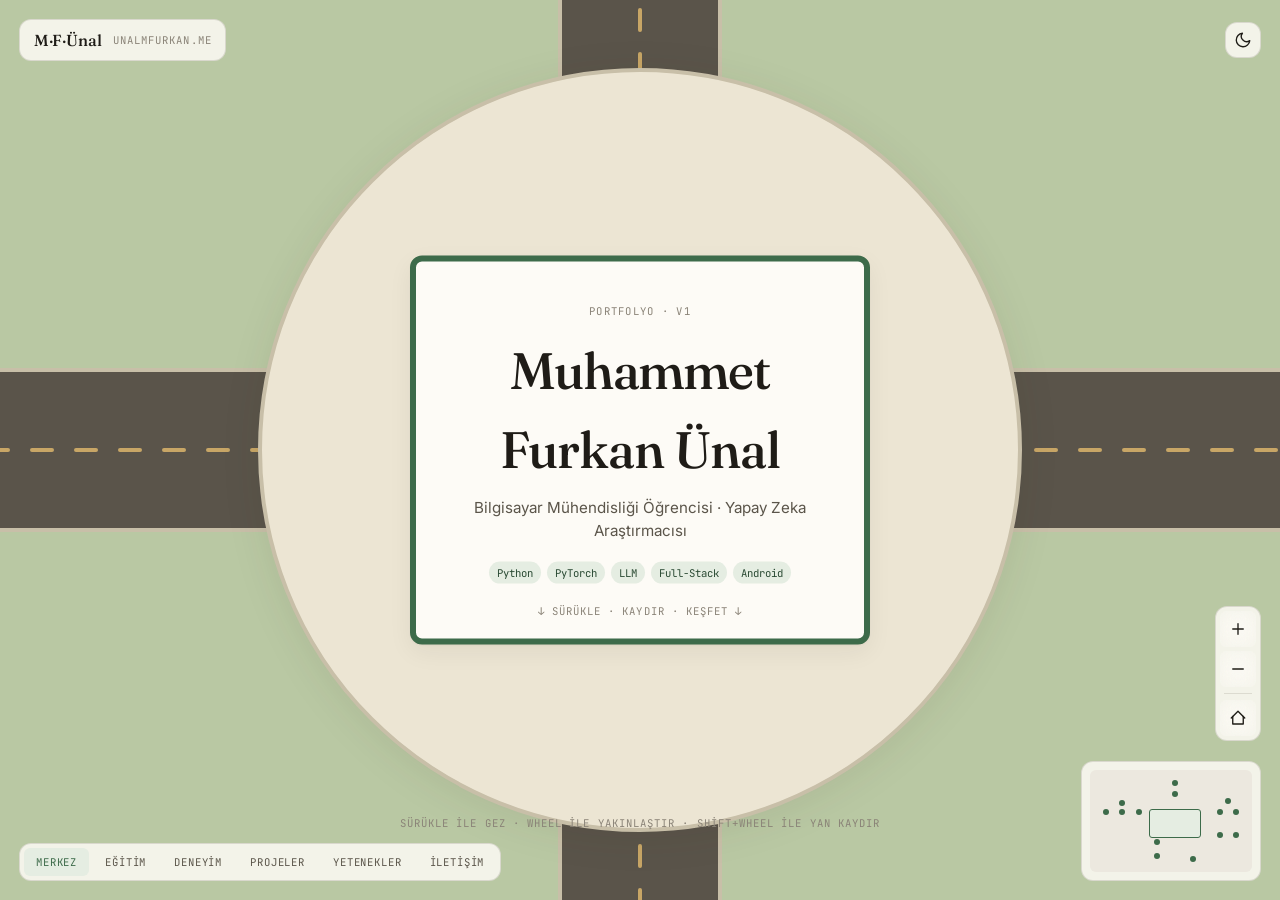
<file: index.html>
<!DOCTYPE html>
<html lang="tr">
<head>
  <meta charset="UTF-8">
  <meta name="viewport" content="width=device-width, initial-scale=1.0, user-scalable=no">
  <title>Muhammet Furkan Ünal — Bilgisayar Mühendisi</title>
  <meta name="description" content="Muhammet Furkan Ünal — Bilgisayar Mühendisliği öğrencisi, yapay zeka araştırmacısı. Portfolyo, projeler ve deneyimler.">

  <link rel="preconnect" href="https://fonts.googleapis.com">
  <link rel="preconnect" href="https://fonts.gstatic.com" crossorigin>
  <link href="https://fonts.googleapis.com/css2?family=Fraunces:opsz,wght@9..144,300;9..144,400;9..144,500&family=Inter:wght@400;500;600&family=JetBrains+Mono:wght@400;500&display=swap" rel="stylesheet">

  <link rel="stylesheet" href="assets/css/theme.css">
  <link rel="stylesheet" href="assets/css/main.css">

  <!-- Tema, flicker olmasın diye head'de erkenden uygulanır -->
  <script src="assets/js/theme.js"></script>
</head>
<body>

  <!-- ============ HARİTA ============ -->
  <div class="map" id="map">
    <div class="map-grid"></div>
    <div class="map-canvas">

      <!-- ============ ZEMİN KATMANI (kartların altında) ============ -->
      <svg class="ground"
           viewBox="-4500 -2500 9000 5000"
           preserveAspectRatio="xMidYMid meet">

        <!-- ===== ADA =====
             Body bg deniz. Üstüne kum kıyısı, sonra ada içi çim. -->
        <!-- Deniz köpüğü (adanın hemen dışındaki kesikli halka) -->
        <rect class="sea-foam" x="-3960" y="-1960" width="7920" height="3920" rx="320"/>
        <!-- Kıyı (dış kum, açık ten) -->
        <rect class="sand-outer" x="-3900" y="-1900" width="7800" height="3800" rx="300"/>
        <!-- İç kum (ıslak kum şeridi) -->
        <rect class="sand-inner" x="-3820" y="-1820" width="7640" height="3640" rx="280"/>
        <!-- Ada içi çim -->
        <rect class="island-grass" x="-3760" y="-1760" width="7520" height="3520" rx="260"/>

        <!-- ===== ANA CADDELER ===== -->
        <g class="roads">
          <!-- Kuzey: Hero → Eğitim önü -->
          <rect class="road-block" x="-80" y="-660" width="160" height="660"/>
          <!-- Doğu: Hero → Deneyim → CV -->
          <rect class="road-block" x="0"   y="-80" width="2200" height="160"/>
          <!-- Batı: Projeler içinden → sahil yoluna kadar uzun -->
          <rect class="road-block" x="-3600" y="-80" width="3600" height="160"/>
          <!-- Güney: Hero → Yetenekler -->
          <rect class="road-block" x="-80" y="0" width="160" height="1700"/>

          <!-- Sahil yolu: ada batı kıyısı boyunca, çim sınırı içinde, uçları yarım daire -->
          <rect class="road-block" x="-3700" y="-1660" width="100" height="3320" rx="50"/>

          <!-- Halı saha bağlantısı (kuzey kıyıya yakın, sahil yolundan doğuya) -->
          <rect class="road-block" x="-3600" y="-1250" width="200" height="100"/>
          <!-- Havuz bağlantısı (güney kıyıya yakın, sahil yolundan doğuya) -->
          <rect class="road-block" x="-3600" y="1190" width="200" height="100"/>
        </g>

        <!-- ===== PATİKALAR (binalardan ve özel yapılardan caddeye ince yol) ===== -->
        <g class="paths">
          <!-- Eğitim -->
          <rect class="path-road" x="-18" y="-740" width="36" height="80"/>

          <!-- Projeler 3 binası -->
          <rect class="path-road" x="-1718" y="-190" width="36" height="110"/>
          <rect class="path-road" x="-1318" y="-190" width="36" height="110"/>
          <rect class="path-road" x="-918"  y="-190" width="36" height="110"/>

          <!-- Deneyim 4 binası -->
          <rect class="path-road" x="1082" y="-190" width="36" height="110"/>
          <rect class="path-road" x="1482" y="-190" width="36" height="110"/>
          <rect class="path-road" x="1082" y="80"   width="36" height="110"/>
          <rect class="path-road" x="1482" y="80"   width="36" height="110"/>

          <!-- Yetenekler + İletişim -->
          <rect class="path-road" x="-160" y="985"  width="80" height="36"/>
          <rect class="path-road" x="80"   y="1085" width="130" height="36"/>

          <!-- CV giriş patikası -->
          <rect class="path-road" x="2200" y="-30" width="100" height="60"/>
        </g>

        <!-- ===== CADDE KENARLARI (kaldırım çizgileri) ===== -->
        <g class="curbs">
          <!-- Kuzey cadde -->
          <line class="curb" x1="-80" y1="-660" x2="-80" y2="0"/>
          <line class="curb" x1="80"  y1="-660" x2="80"  y2="0"/>
          <!-- Doğu cadde -->
          <line class="curb" x1="0"   y1="-80"  x2="2200" y2="-80"/>
          <line class="curb" x1="0"   y1="80"   x2="2200" y2="80"/>
          <!-- Batı cadde (sahil yoluna kadar) -->
          <line class="curb" x1="-3600" y1="-80" x2="0" y2="-80"/>
          <line class="curb" x1="-3600" y1="80"  x2="0" y2="80"/>
          <!-- Güney cadde -->
          <line class="curb" x1="-80" y1="0"    x2="-80" y2="1700"/>
          <line class="curb" x1="80"  y1="0"    x2="80"  y2="1700"/>

          <!-- Sahil yolu sol kenar -->
          <line class="curb" x1="-3700" y1="-1610" x2="-3700" y2="1610"/>
          <!-- Sahil yolu sağ kenar (4 segment) -->
          <line class="curb" x1="-3600" y1="-1610" x2="-3600" y2="-1250"/>
          <line class="curb" x1="-3600" y1="-1150" x2="-3600" y2="-80"/>
          <line class="curb" x1="-3600" y1="80"    x2="-3600" y2="1190"/>
          <line class="curb" x1="-3600" y1="1290"  x2="-3600" y2="1610"/>

          <!-- Halı saha bağlantı yolu kenarları -->
          <line class="curb" x1="-3600" y1="-1250" x2="-3400" y2="-1250"/>
          <line class="curb" x1="-3600" y1="-1150" x2="-3400" y2="-1150"/>
          <!-- Havuz bağlantı yolu kenarları -->
          <line class="curb" x1="-3600" y1="1190" x2="-3400" y2="1190"/>
          <line class="curb" x1="-3600" y1="1290" x2="-3400" y2="1290"/>
        </g>

        <!-- ===== CADDE ORTA ŞERİTLERİ ===== -->
        <g class="road-lines">
          <line class="road-line" x1="0" y1="-660" x2="0" y2="0"/>
          <line class="road-line" x1="0" y1="0"    x2="2200" y2="0"/>
          <line class="road-line" x1="-3600" y1="0" x2="0"  y2="0"/>
          <line class="road-line" x1="0" y1="0"    x2="0"  y2="1700"/>
          <!-- Sahil yolu orta şeridi -->
          <line class="road-line" x1="-3650" y1="-1610" x2="-3650" y2="1610"/>
        </g>

        <!-- ===== HAVUZ (güney kıyıya yakın, sahil yolu doğusunda) ===== -->
        <g class="pool-group">
          <rect class="pool-edge" x="-3400" y="800" width="1080" height="880" rx="90"/>
          <rect class="pool" x="-3360" y="840" width="1000" height="800" rx="60"/>
          <rect class="pool-shallow" x="-3320" y="880" width="920" height="720" rx="40"/>
          <rect class="pool-deep" x="-3220" y="960" width="720" height="560" rx="32"/>
          <ellipse class="pool-shine" cx="-3110" cy="1020" rx="220" ry="60" transform="rotate(-18 -3110 1020)"/>
          <ellipse class="pool-shine" cx="-2760" cy="1140" rx="80" ry="20" transform="rotate(-18 -2760 1140)" style="opacity:0.45"/>
          <path class="pool-wave" d="M -3240,1280 Q -3090,1245 -2940,1280 T -2640,1280 T -2440,1280"/>
          <path class="pool-wave" d="M -3200,1380 Q -3050,1350 -2900,1380 T -2600,1380 T -2400,1380" style="opacity:0.7"/>
          <path class="pool-wave" d="M -3160,1480 Q -3010,1445 -2860,1480 T -2560,1480 T -2360,1480" style="opacity:0.5"/>
          <line class="pool-ladder" x1="-2380" y1="1110" x2="-2440" y2="1110"/>
          <line class="pool-ladder" x1="-2380" y1="1160" x2="-2440" y2="1160"/>
          <line class="pool-ladder" x1="-2380" y1="1210" x2="-2440" y2="1210"/>
        </g>

        <!-- ===== HALI SAHA (kuzey kıyıya yakın, sahil yolu doğusunda) ===== -->
        <g class="field-group">
          <rect class="field" x="-3400" y="-1500" width="1000" height="600" rx="12"/>
          <rect class="field-line" x="-3340" y="-1440" width="880" height="480" rx="6"/>
          <line class="field-line" x1="-2900" y1="-1500" x2="-2900" y2="-900"/>
          <circle class="field-line" cx="-2900" cy="-1200" r="80"/>
          <rect class="field-line" x="-3400" y="-1280" width="60" height="160"/>
          <rect class="field-line" x="-2460" y="-1280" width="60" height="160"/>
        </g>

        <!-- ===== CV — doğu cadde sonundaki kağıt (gerçek PDF görüntüsü) =====
             Tıklanınca yeni sekmede asıl PDF açılır. -->
        <a class="cv-paper-link" href="assets/cv.pdf" target="_blank" rel="noopener">
          <!-- Beyaz kağıt arka plan (PDF arkasında ufak çerçeve) -->
          <rect class="cv-paper" x="2350" y="-686" width="1000" height="1373" rx="8"/>
          <!-- PDF görüntüsü -->
          <image class="cv-paper-image" href="assets/cv.png"
                 x="2400" y="-636" width="900" height="1273"
                 preserveAspectRatio="xMidYMid meet"/>
          <!-- Üst başlık + alt link ipucu -->
          <text class="cv-paper-label" x="2850" y="-740">Özgeçmiş</text>
          <text class="cv-paper-sublabel" x="2850" y="755">İndir · CV.PDF →</text>
        </a>

        <!-- ===== HERO MEYDANI ===== -->
        <circle class="plaza plaza--circle" cx="0" cy="0" r="380"/>
      </svg>

      <!-- --- HERO --- -->
      <article class="card card--hero" style="--x: 0px; --y: 0px;">
        <p class="card__label">Portfolyo · v1</p>
        <h1 class="card__title">Muhammet Furkan Ünal</h1>
        <p class="card__subtitle">Bilgisayar Mühendisliği Öğrencisi · Yapay Zeka Araştırmacısı</p>
        <div class="hero-tags">
          <span>Python</span>
          <span>PyTorch</span>
          <span>LLM</span>
          <span>Full-Stack</span>
          <span>Android</span>
        </div>
        <p class="hero-hint">↓ Sürükle · kaydır · keşfet ↓</p>
      </article>

      <!-- ============ EĞİTİM BÖLGESİ (ÜST) ============ -->
      <div class="region-label" style="--x: 0px; --y: -1240px;">Eğitim</div>

      <article class="card" style="--x: 0px; --y: -900px;">
        <p class="card__label">2022 — 2026 · Devam</p>
        <h3 class="card__title">İstanbul Medipol Üniversitesi</h3>
        <p class="card__subtitle">Bilgisayar Mühendisliği · İngilizce, Tam Burslu</p>
        <p class="card__body">4. sınıf. Ağırlıklı not ortalaması <b>3.80 / 4.00</b>. Yapay zeka, sistem programlama ve yazılım mühendisliği alanlarına yoğunlaştım.</p>
        <div class="card__meta">
          <span class="dot is-active"></span>
          <span>Aktif</span>
        </div>
      </article>

      <!-- ============ DENEYİM BÖLGESİ (SAĞ) ============ -->
      <div class="region-label" style="--x: 1300px; --y: -700px;">Deneyim</div>

      <article class="card card--experience" style="--x: 1100px; --y: -350px;">
        <p class="card__label">Şubat 2026 — Devam · Yarı Zamanlı</p>
        <h3 class="card__title">Medipol MEGA AI Research Center (MEBAR)</h3>
        <p class="card__subtitle">Yapay Zeka Araştırmacısı</p>
        <p class="card__body">
          Teşhis, muayene ve ameliyat gibi yüksek hassasiyet gerektiren tıbbi süreçlerde kullanılmak ve akademik yayın
          üretmek amacıyla, Medipol hekimleriyle iş birliği içerisinde yapay zeka modelleri ve sistemleri geliştiriyorum.
        </p>
        <div class="card__meta">
          <span class="dot is-active"></span>
          <span>Şu an buradayım</span>
        </div>
      </article>

      <article class="card card--experience" style="--x: 1500px; --y: -350px;">
        <p class="card__label">2023 Güz — Devam</p>
        <h3 class="card__title">İstanbul Medipol Üniversitesi</h3>
        <p class="card__subtitle">Öğretim Asistanı (TA)</p>
        <p class="card__body">
          Lisans seviyesinde mühendislik derslerinde öğretim üyelerine asistanlık; laboratuvar oturumları,
          ödev değerlendirmesi ve öğrenci danışmanlığı.
        </p>
        <div class="card__meta">
          <span class="dot is-active"></span>
          <span>Aktif</span>
        </div>
      </article>

      <article class="card card--experience" style="--x: 1100px; --y: 350px;">
        <p class="card__label">Ağustos 2025 — Eylül 2025 · Staj</p>
        <h3 class="card__title">BAYKAR Teknoloji</h3>
        <p class="card__subtitle">Native Android Geliştirme</p>
        <p class="card__body">
          Şirkete özel native Android uygulamasının geliştirilmesine ve test/otomasyon sürecine katkı sağladım.
          Jetpack Compose, Espresso ve dahili otomasyon araçları kullandım.
        </p>
        <div class="card__meta">
          <span class="dot"></span>
          <span>Tamamlandı</span>
        </div>
      </article>

      <article class="card card--experience" style="--x: 1500px; --y: 350px;">
        <p class="card__label">Temmuz 2024 — Ağustos 2024 · Staj</p>
        <h3 class="card__title">TÜBİTAK BİLGEM</h3>
        <p class="card__subtitle">Full-Stack Web Geliştirme</p>
        <p class="card__body">
          Profesyonel bir web uygulamasının geliştirme sürecine hem ön yüz hem arka yüz tarafında katkıda bulundum.
        </p>
        <div class="card__meta">
          <span class="dot"></span>
          <span>Tamamlandı</span>
        </div>
      </article>

      <!-- ============ PROJELER BÖLGESİ (SOL) ============ -->
      <div class="region-label" style="--x: -1300px; --y: -620px;">Projeler</div>

      <article class="card card--project" style="--x: -1700px; --y: -350px;">
        <p class="card__label">Mezuniyet Projesi · Devam Ediyor</p>
        <h3 class="card__title">KIWIO</h3>
        <p class="card__subtitle">Otonom Yapay Zeka Model Geliştirme Platformu</p>
        <p class="card__body">
          Literatür tarama, otonom kod üretimi ve iteratif optimizasyon süreçlerini kapsayan, agentic ve uçtan uca
          otomatize edilmiş bir AI model geliştirme platformu.
        </p>
        <div class="card__meta">
          <span class="dot is-active"></span>
          <span>Agentic · LLM · MLOps</span>
        </div>
      </article>

      <article class="card card--project" style="--x: -1300px; --y: -350px;">
        <p class="card__label">Freelance</p>
        <h3 class="card__title">AIMEL</h3>
        <p class="card__subtitle">Profesyonel AI Destekli E-posta İstemcisi</p>
        <p class="card__body">
          Yapay zeka destekli cevap üretme, özetleme ve daha fazlasıyla donatılmış, profesyonel kullanım için
          tasarlanmış tam kapsamlı bir e-posta uygulaması.
        </p>
        <div class="card__meta">
          <span class="dot"></span>
          <span>LLM · Electron · IMAP</span>
        </div>
      </article>

      <article class="card card--project" style="--x: -900px; --y: -350px;">
        <p class="card__label">Donanım + Yazılım</p>
        <h3 class="card__title">Otonom Sürüşlü Mini Araç</h3>
        <p class="card__subtitle">Görüntü İşleme · Derin Öğrenme · Telemetri</p>
        <p class="card__body">
          Akıllı çarpışma önleme, şerit takibi, kablosuz telemetri ve kontrol, derin öğrenme tabanlı çevre farkındalığı
          gibi işlevlere sahip otonom sürüş kabiliyetli mini araç.
        </p>
        <div class="card__meta">
          <span class="dot"></span>
          <span>PyTorch · OpenCV · YOLO</span>
        </div>
      </article>

      <!-- ============ YETENEKLER BÖLGESİ (ALT) ============ -->
      <div class="region-label" style="--x: -450px; --y: 580px;">Yetenekler</div>

      <article class="card" style="--x: -450px; --y: 1000px; --w: 520px;">
        <p class="card__label">Teknoloji Yığını</p>
        <h3 class="card__title">Yetenekler</h3>
        <div class="skill-grid">
          <div class="skill-row">
            <span class="skill-row__name">Programlama Dilleri</span>
            <span class="skill-row__items"><b>Python</b> (ileri), Java, Kotlin, C, C#, JavaScript, HTML, CSS, SQL, MATLAB</span>
          </div>
          <div class="skill-row">
            <span class="skill-row__name">Yapay Zeka &amp; ML</span>
            <span class="skill-row__items"><b>PyTorch</b> (ileri), PyTorch Lightning, LangChain, scikit-learn, NumPy, Pandas, Matplotlib, Ollama, OpenAI, Google GenAI, OpenCV, YOLO</span>
          </div>
          <div class="skill-row">
            <span class="skill-row__name">Web &amp; Framework</span>
            <span class="skill-row__items">Spring Boot, .NET, Angular, React, Electron, Flask, FastAPI, Node.js, Kafka</span>
          </div>
          <div class="skill-row">
            <span class="skill-row__name">Mobil (Android)</span>
            <span class="skill-row__items">Android SDK, Jetpack Compose</span>
          </div>
          <div class="skill-row">
            <span class="skill-row__name">Veritabanı</span>
            <span class="skill-row__items">PostgreSQL, MySQL, MongoDB, SQLite, Redis, SQL Server</span>
          </div>
          <div class="skill-row">
            <span class="skill-row__name">Test &amp; Otomasyon</span>
            <span class="skill-row__items">Selenium, Appium, Maestro, TestNG, JUnit</span>
          </div>
          <div class="skill-row">
            <span class="skill-row__name">DevOps &amp; Linux</span>
            <span class="skill-row__items">Git, GitHub, Docker, Postman, Ubuntu/Server, Bash</span>
          </div>
        </div>
      </article>

      <!-- ============ İLETİŞİM (ALT) ============ -->
      <article class="card" style="--x: 450px; --y: 1100px; --w: 420px;">
        <p class="card__label">İletişim</p>
        <h3 class="card__title">Yolumuz kesişsin</h3>
        <ul class="contact-list">
          <li><span class="k">E-posta</span><span class="v"><a href="mailto:unalmfurkan@hotmail.com">unalmfurkan@hotmail.com</a></span></li>
          <li><span class="k">Telefon</span><span class="v">+90 553 505 28 02</span></li>
          <li><span class="k">Konum</span><span class="v">Beykoz / Kavacık, İstanbul</span></li>
          <li><span class="k">GitHub</span><span class="v"><a href="https://github.com/muhammetFurkanUnal" target="_blank" rel="noopener">muhammetFurkanUnal</a></span></li>
          <li><span class="k">LinkedIn</span><span class="v"><a href="https://www.linkedin.com/in/muhammet-furkan-%C3%BCnal-807540296/" target="_blank" rel="noopener">muhammet-furkan-ünal</a></span></li>
        </ul>
      </article>

    </div>
  </div>

  <!-- ============ ÜST ÇUBUK ============ -->
  <header class="topbar">
    <div class="brand">
      <span class="brand__mark">M·F·Ünal</span>
      <span class="brand__sub">unalmfurkan.me</span>
    </div>
    <div class="topbar-actions">
      <button class="icon-btn theme-toggle" aria-label="Temayı değiştir" title="Temayı değiştir">
        <svg class="sun" viewBox="0 0 24 24" stroke-width="1.8" stroke-linecap="round" stroke-linejoin="round">
          <circle cx="12" cy="12" r="4"/>
          <path d="M12 2v2M12 20v2M4.93 4.93l1.41 1.41M17.66 17.66l1.41 1.41M2 12h2M20 12h2M4.93 19.07l1.41-1.41M17.66 6.34l1.41-1.41"/>
        </svg>
        <svg class="moon" viewBox="0 0 24 24" stroke-width="1.8" stroke-linecap="round" stroke-linejoin="round">
          <path d="M21 12.79A9 9 0 1 1 11.21 3 7 7 0 0 0 21 12.79z"/>
        </svg>
      </button>
    </div>
  </header>

  <!-- ============ SAĞ KONTROL ============ -->
  <aside class="controls" aria-label="Harita kontrolleri">
    <button class="icon-btn" data-action="zoom-in" aria-label="Yakınlaştır" title="Yakınlaştır (+)">
      <svg viewBox="0 0 24 24" stroke-width="1.8" stroke-linecap="round" stroke-linejoin="round">
        <line x1="12" y1="5" x2="12" y2="19"/><line x1="5" y1="12" x2="19" y2="12"/>
      </svg>
    </button>
    <button class="icon-btn" data-action="zoom-out" aria-label="Uzaklaştır" title="Uzaklaştır (-)">
      <svg viewBox="0 0 24 24" stroke-width="1.8" stroke-linecap="round" stroke-linejoin="round">
        <line x1="5" y1="12" x2="19" y2="12"/>
      </svg>
    </button>
    <div class="divider"></div>
    <button class="icon-btn" data-action="home" aria-label="Merkeze dön" title="Merkeze dön (0)">
      <svg viewBox="0 0 24 24" stroke-width="1.8" stroke-linecap="round" stroke-linejoin="round">
        <path d="M3 12l9-9 9 9"/><path d="M5 10v10h14V10"/>
      </svg>
    </button>
  </aside>

  <!-- ============ ALT BÖLGE GEZGİNİ ============ -->
  <nav class="legend" aria-label="Bölgeler">
    <button class="legend__btn" data-active="true" data-x="0" data-y="0" data-scale="1">Merkez</button>
    <button class="legend__btn" data-x="0" data-y="-900" data-scale="0.85">Eğitim</button>
    <button class="legend__btn" data-x="1300" data-y="0" data-scale="0.5">Deneyim</button>
    <button class="legend__btn" data-x="-1300" data-y="-350" data-scale="0.5">Projeler</button>
    <button class="legend__btn" data-x="-450" data-y="1000" data-scale="0.65">Yetenekler</button>
    <button class="legend__btn" data-x="450" data-y="1100" data-scale="0.95">İletişim</button>
  </nav>

  <!-- ============ MİNİMAP ============ -->
  <aside class="minimap" aria-hidden="true">
    <div class="minimap__inner"></div>
  </aside>

  <!-- ============ İPUCU ============ -->
  <div class="hint">Sürükle ile gez · Wheel ile yakınlaştır · Shift+Wheel ile yan kaydır</div>

  <!-- Scriptler -->
  <script src="assets/js/canvas.js"></script>
  <script src="assets/js/app.js"></script>

</body>
</html>
</file>
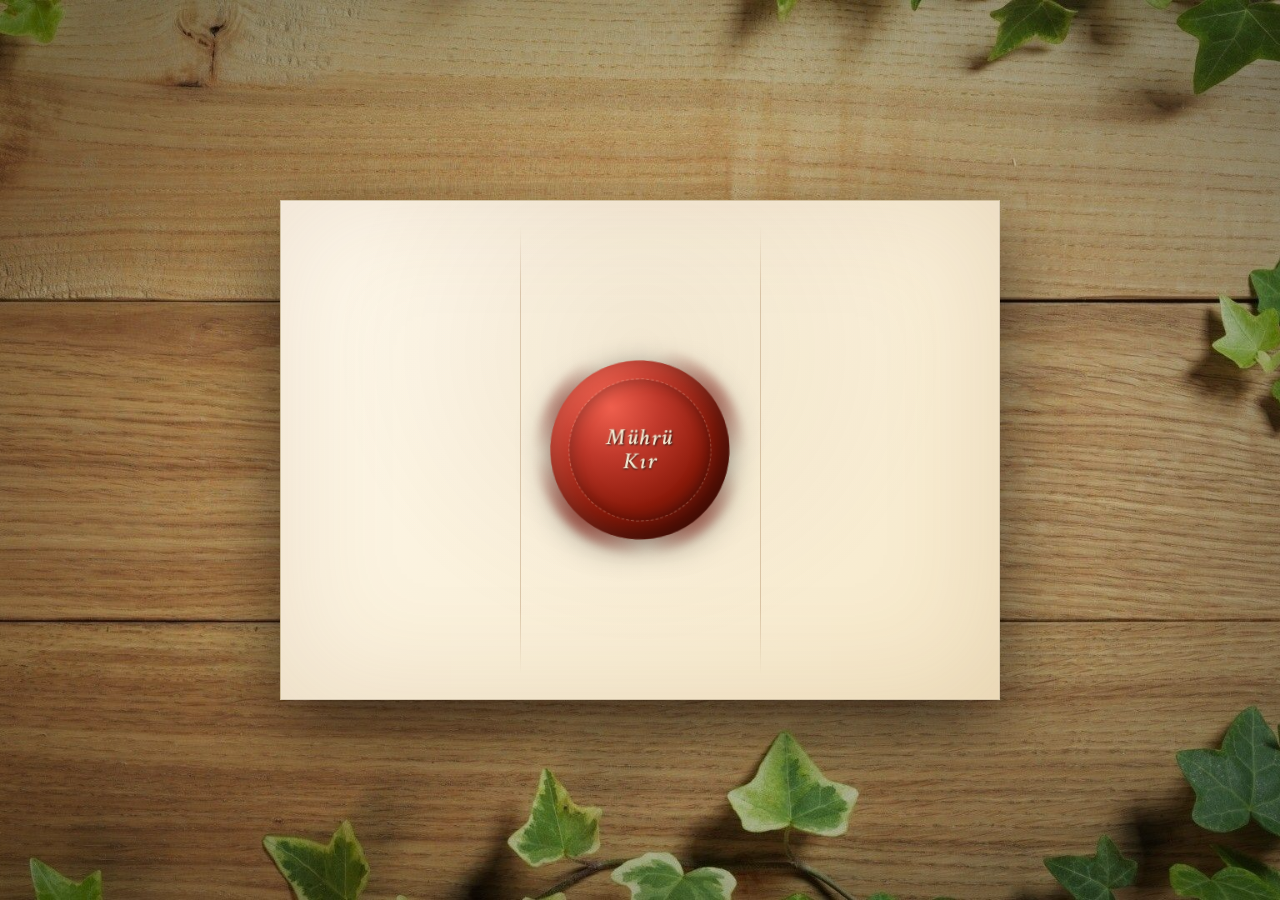
<file: mektup/index.html>
<!DOCTYPE html>
<html lang="tr">
<head>
    <meta charset="UTF-8">
    <meta name="viewport" content="width=device-width, initial-scale=1.0">
    <title>Mektup</title>
    <link href="https://fonts.googleapis.com/css2?family=Crimson+Text:ital,wght@0,400;0,600;1,400;1,600&display=swap" rel="stylesheet">
    <link rel="stylesheet" href="style.css">
</head>
<body>
    <div class="envelope-container">
        <div class="envelope" id="envelope">
            <div class="wax-seal" id="waxSeal">
                <div class="seal-base"></div>
                <div class="seal-half left"></div>
                <div class="seal-half right"></div>
                <div class="seal-text">Mührü<br>Kır</div>
            </div>
            <div class="paper-viewport">
                <div class="letter-paper" id="letterPaper">
        <!-- Sayfa 1 -->
        <div class="letter-page" data-page="1">
            <h1>Zindandan Güllü'ye Mektup</h1>
            <p>
                Güllü anneciğim, <br>
                Bu mektubun size ulaşması elzemdir. <br>
                Dikkat edin de bazı hainler yolda mührünü kırıp da bunları
                okumasın.
            </p>

            <p>
                "Kim ki bu hain?" diyecek olursanız, <br>
                Bilmelisiniz ki, benim gönül hanemde bu hain birden fazla isimle anılır. <br>
                <em>"Derdimin çiçeği"</em> derim ben ona, <em>"Kalp Hanım"</em> derim. <br>
                O da bana <em>"Düşünürüm"</em> der. <br>
                O düşünür mü bilmem ama, <br>
                Son birkaç haftadır ben bir tek onu düşünürüm.
            </p>
            <div class="page-indicator">1 / 4</div>
        </div>

        <!-- Sayfa 2 -->
        <div class="letter-page" data-page="2">
            <p>
                İçimde adeta hercai bir Necip Fazıl, <br>
                Kafama vura vura, <br>
                Diyor ki bana: <br>
                "Sen bir devsin!" <br>
                "Kalbi ufaktır devin.." <br>
                Bu ufacık kalbimden kopan, dökülen birkaç parça, kalemimde vücut
                buldu.
            </p>

            <p>
                Günlerdir onun düşüncesiyle uyanıyorum her sabaha. <br>
                Gözümün önünde gözleri, <br>
                Burnumda kokusuyla; <br>
                Kulağımda onun sesiyle besliyorum her fikrimi. <br>
                Yemeden içmeden kesildim de, bu fikri ufacık aklımdan da, ufacık
                kalbimden de dışarı edemedim. <br>
                Ben de istedim ki, madem öyle, bu fikirden güller açsın, bu dertten
                çiçekler yeşersin, ve bir cemre olsun, dibime düşsün.
            </p>

            <p>Bu sabah uyandığımda bunları artık içimde tutamayacağıma karar
            verdim, anneciğim.</p>
            <div class="page-indicator">2 / 4</div>
        </div>

        <!-- Sayfa 3 -->
        <div class="letter-page" data-page="3">
            <p>
                Anneciğim, o haine söyleyiniz ki, <br>
                Benim gönül hanemin en güzel odası güneş görür ve <em>çiçek</em> kokar. <br>
                Bu odanın içinde bir plak, <br>
                Döner durur, <br>
                Bana onu hatırlatan şarkılar çalar. <br>
                <em>"Ne hayattayım, ne yanındayım, ne de seninleyim.."</em>
            </p>

            <p>
                Onu unuttuğumu sanıyorsa söyleyiniz ki, <br>
                Onunla geçen her güzel ânı özledim. <br>
                Onun sitemini kollarıma alıp, bağrıma basmak isterim. <br>
                Yorgunluktan şişkin, kararmış göz altlarına bile, <br>
                Bu yürekte bir köşk inşa ettim. <br>
                Ben onu böyle sevmek istiyorum. <br>
                Olduğu haliyle.
            </p>
            <div class="page-indicator">3 / 4</div>
        </div>

        <!-- Sayfa 4 -->
        <div class="letter-page" data-page="4">
            <p>
                Anneciğim, eğer onu özlemediğimi sanıyorsa ona söyleyiniz ki, <br>
                Onsuzken renksizim, karanlığım. <br>
                Teşrif ederse, yine yaksın ışıklarımı, <br>
                Ben kendimi ona sakladım.
            </p>

            <p>
                Bir elime ayı, diğerine güneşi verseler, <br>
                Ya da aklımı çelmeye çalışsalar, <br>
                Silahlarla, tüfeklerle, ukulelelerle, <br>
                Yine de görmem hiç birini, <br>
                Çünkü benim günüm onla başlar, onla biter, <br>
                Çiçeğim, hem güneşim, hem ay'ım.
            </p>

            <p>
                Her tükürdüğümü yalatan hayat, onunla mesudumuzu da es geçmedi. <br>
                Hoş ya, ben ki omurgasız ve gurusuz mahluk, <br>
                Utanmadan, sıkılmadan, zindandan hallice yurt odamda bunları yazarken,
            </p>

            <p>Acaba <em>Kalp Hanım</em> neler düşünüyor?</p>
            <div class="page-indicator">4 / 4</div>
        </div>
            </div>
            </div>
        </div>
    </div>

    <div class="nav-arrow up" id="prevBtn">
        <div class="arrow-triangle"></div>
    </div>
    <div class="nav-arrow down" id="nextBtn">
        <div class="arrow-triangle"></div>
    </div>

    <div class="close-letter" id="closeBtn">×</div>

    <script src="script.js"></script>
</body>
</html>
</file>
<file: assets/css/theme.css>
/* ============================================================
   TEMA — Tüm renk, tipografi ve şekil değişkenleri burada.
   Burayı değiştirerek sitenin tüm görünümünü güncelleyebilirsin.
   ============================================================ */

:root {
  /* Tipografi */
  --font-display: "Fraunces", "Playfair Display", Georgia, serif;
  --font-body: "Inter", -apple-system, BlinkMacSystemFont, "Segoe UI", sans-serif;
  --font-mono: "JetBrains Mono", ui-monospace, SFMono-Regular, monospace;

  --fs-hero: clamp(2.4rem, 4vw, 3.6rem);
  --fs-h2: 1.5rem;
  --fs-h3: 1.1rem;
  --fs-body: 0.95rem;
  --fs-small: 0.8rem;
  --fs-tiny: 0.7rem;

  /* Geometri */
  --radius-sm: 6px;
  --radius-md: 12px;
  --radius-lg: 20px;
  --border-w: 1px;

  /* Boşluk */
  --space-xs: 0.4rem;
  --space-sm: 0.75rem;
  --space-md: 1.25rem;
  --space-lg: 2rem;
  --space-xl: 3rem;

  /* Hareket */
  --ease: cubic-bezier(0.4, 0, 0.2, 1);
  --ease-out: cubic-bezier(0.2, 0.8, 0.2, 1);
  --t-fast: 120ms;
  --t-med: 240ms;

  /* Harita ızgarası */
  --grid-size: 64px;
  --grid-thin: 1px;

  /* AÇIK TEMA — kağıt / mimari çizim hissi */
  --color-bg: #f4f1ea;
  --color-bg-soft: #ece8df;
  --color-grid: rgba(60, 50, 30, 0.07);
  --color-grid-major: rgba(60, 50, 30, 0.12);

  --color-card: #fdfbf6;
  --color-card-border: #d8d2c4;
  --color-card-shadow: 0 1px 2px rgba(40, 30, 10, 0.04),
                      0 8px 24px rgba(40, 30, 10, 0.06);
  --color-card-shadow-hover: 0 2px 4px rgba(40, 30, 10, 0.06),
                             0 16px 40px rgba(40, 30, 10, 0.1);

  --color-text: #1f1c17;
  --color-text-soft: #5b554a;
  --color-text-faint: #8a8377;

  --color-accent: #3d6b4a;          /* zeytin yeşili */
  --color-accent-soft: #e5ede2;
  --color-accent-ink: #2a4a33;

  --color-highlight: #b8884a;       /* sıcak vurgu (tarçın) */
  --color-divider: rgba(60, 50, 30, 0.12);

  --color-ui-bg: rgba(253, 251, 246, 0.85);
  --color-ui-border: rgba(60, 50, 30, 0.14);
  --color-ui-hover: rgba(60, 50, 30, 0.06);

  /* Şehir manzarası — açık tema (gündüz parkı) */
  --color-grass: #b9c8a3;            /* sade sage çim */
  --color-grass-shade: #a3b88a;      /* çim gölgesi */
  --color-plaza: #ece5d3;            /* mermer/açık beton */
  --color-plaza-edge: #c8bfa8;       /* kaldırım taşı */
  --color-plaza-shadow: rgba(40, 30, 10, 0.08);
  --color-road: #5a544a;             /* asfalt */
  --color-road-line: #d4b06a;        /* sarı yol şeridi */

  --color-region-label: rgba(60, 50, 30, 0.32);
  --color-building-edge: #1a1714;     /* bina çerçevesi (koyu) */

  --color-pool-deep: #2f6b8a;        /* havuz derin suyu */
  --color-pool: #4d8eae;             /* havuz orta */
  --color-pool-shallow: #7fb5cf;     /* sığ kenar */
  --color-pool-edge: #f0e8d0;        /* mermer bordür */
  --color-pool-tile: rgba(255, 255, 255, 0.45);

  --color-cv-paper: #fbf8f1;         /* CV kağıt arka plan */
  --color-cv-paper-edge: rgba(40, 30, 10, 0.18);

  --color-sand: #d9c285;             /* ada kıyı kumu */
  --color-sand-deep: #c2a96a;        /* kıyı içi (ıslak kum) */
  --color-sea: #5fa3c2;              /* sığ deniz */
  --color-sea-foam: rgba(255, 255, 255, 0.35);

  --color-field: #6a9456;            /* halı saha yeşili */
  --color-field-line: rgba(255, 255, 255, 0.9);
}

/* KOYU TEMA */
[data-theme="dark"] {
  --color-bg: #14171a;
  --color-bg-soft: #1a1e22;
  --color-grid: rgba(220, 210, 180, 0.05);
  --color-grid-major: rgba(220, 210, 180, 0.09);

  --color-card: #1e2226;
  --color-card-border: #2d3338;
  --color-card-shadow: 0 1px 2px rgba(0, 0, 0, 0.2),
                      0 8px 24px rgba(0, 0, 0, 0.25);
  --color-card-shadow-hover: 0 2px 4px rgba(0, 0, 0, 0.25),
                             0 16px 40px rgba(0, 0, 0, 0.35);

  --color-text: #e8e3d6;
  --color-text-soft: #a8a195;
  --color-text-faint: #6b6558;

  --color-accent: #7fb088;
  --color-accent-soft: rgba(127, 176, 136, 0.12);
  --color-accent-ink: #a0c8a8;

  --color-highlight: #d4a060;
  --color-divider: rgba(220, 210, 180, 0.1);

  --color-ui-bg: rgba(30, 34, 38, 0.85);
  --color-ui-border: rgba(220, 210, 180, 0.12);
  --color-ui-hover: rgba(220, 210, 180, 0.06);

  /* Şehir manzarası — koyu tema (gece parkı) */
  --color-grass: #2c3a2a;
  --color-grass-shade: #1f2c1e;
  --color-plaza: #2e3236;
  --color-plaza-edge: #3e4348;
  --color-plaza-shadow: rgba(0, 0, 0, 0.4);
  --color-road: #14171a;
  --color-road-line: #8a6a3a;

  --color-region-label: rgba(232, 227, 214, 0.55);
  --color-building-edge: #060708;     /* gece bina çerçevesi (daha koyu) */

  --color-pool-deep: #143548;
  --color-pool: #1e5572;
  --color-pool-shallow: #3a7a96;
  --color-pool-edge: #3e4348;
  --color-pool-tile: rgba(220, 220, 200, 0.18);

  --color-cv-paper: #1e2226;
  --color-cv-paper-edge: rgba(0, 0, 0, 0.5);

  --color-sand: #4a3f2a;
  --color-sand-deep: #38301f;
  --color-sea: #102538;
  --color-sea-foam: rgba(220, 220, 200, 0.15);

  --color-field: #2f4a35;
  --color-field-line: rgba(220, 220, 200, 0.7);
}
</file>
<file: assets/css/main.css>
/* ============================================================
   ANA STİL — Layout, kartlar, UI bileşenleri
   Renkler ve tipografi için theme.css'e bak.
   ============================================================ */

*, *::before, *::after { box-sizing: border-box; }

html, body {
  margin: 0;
  padding: 0;
  width: 100%;
  height: 100%;
  overflow: hidden;
  overscroll-behavior: none;
  background: var(--color-sea);
  color: var(--color-text);
  font-family: var(--font-body);
  font-size: var(--fs-body);
  line-height: 1.55;
  -webkit-font-smoothing: antialiased;
  -moz-osx-font-smoothing: grayscale;
  transition: background-color var(--t-med) var(--ease), color var(--t-med) var(--ease);
}

a {
  color: inherit;
  text-decoration: none;
  border-bottom: 1px solid var(--color-divider);
  transition: border-color var(--t-fast) var(--ease), color var(--t-fast) var(--ease);
}
a:hover { color: var(--color-accent); border-color: var(--color-accent); }

button {
  font: inherit;
  color: inherit;
  background: transparent;
  border: none;
  cursor: pointer;
  padding: 0;
}

/* --- Harita kabı ------------------------------------------------ */

.map {
  position: fixed;
  inset: 0;
  overflow: hidden;
  cursor: grab;
  touch-action: none;
  user-select: none;
}
.map.is-panning { cursor: grabbing; }

/* Eski mimari ızgara — şehir manzarası geldiğinde gizli */
.map-grid { display: none; }

.map-canvas {
  position: absolute;
  top: 50%;
  left: 50%;
  width: 0;
  height: 0;
  transform-origin: 0 0;
  will-change: transform;
}

/* --- Zemin (SVG katman) --------------------------------------- */
/* Canvas merkezine hizalı, viewBox koordinatları kart (--x,--y)
   koordinatlarıyla doğrudan eşleşir. */
.ground {
  position: absolute;
  left: -4500px;
  top: -2500px;
  width: 9000px;
  height: 5000px;
  pointer-events: none;
  overflow: visible;
}

/* Ada katmanları: dıştan içe — kum (kıyı) + çim (ada içi) */
.sand-outer {
  fill: var(--color-sand);
  transition: fill var(--t-med) var(--ease);
}
.sand-inner {
  fill: var(--color-sand-deep);
  transition: fill var(--t-med) var(--ease);
}
.island-grass {
  fill: var(--color-grass);
  transition: fill var(--t-med) var(--ease);
}
/* Deniz köpüğü — adanın hemen dışında ince halka */
.sea-foam {
  fill: none;
  stroke: var(--color-sea-foam);
  stroke-width: 6;
  stroke-dasharray: 30 24;
  pointer-events: none;
}

/* Eski referans için tutuluyor (ihtiyaç halinde) */
.ground__grass { fill: var(--color-grass); }

.plaza {
  fill: var(--color-plaza);
  stroke: var(--color-plaza-edge);
  stroke-width: 4;
  filter: drop-shadow(0 6px 18px var(--color-plaza-shadow));
  transition: fill var(--t-med) var(--ease), stroke var(--t-med) var(--ease);
}

/* Patika — binadan caddeye giden ufak yol */
.path-road {
  fill: var(--color-road);
  stroke: var(--color-plaza-edge);
  stroke-width: 2;
  transition: fill var(--t-med) var(--ease);
}

/* Halı saha — adadaki spor sahası (etkileşimsiz dekoratif alan) */
.field {
  fill: var(--color-field);
  stroke: var(--color-building-edge);
  stroke-width: 6;
  filter: drop-shadow(0 8px 18px var(--color-plaza-shadow));
  transition: fill var(--t-med) var(--ease), stroke var(--t-med) var(--ease);
}
.field-line {
  fill: none;
  stroke: var(--color-field-line);
  stroke-width: 3;
  pointer-events: none;
}

/* CV kağıdı — doğu cadde sonundaki gerçek PDF görüntüsü */
.cv-paper-link {
  pointer-events: auto;
  cursor: pointer;
}
.cv-paper {
  fill: var(--color-cv-paper);
  stroke: var(--color-cv-paper-edge);
  stroke-width: 2;
  filter: drop-shadow(0 18px 32px var(--color-plaza-shadow))
          drop-shadow(0 4px 8px var(--color-plaza-shadow));
  transition: stroke var(--t-fast) var(--ease);
}
.cv-paper-link:hover .cv-paper { stroke: var(--color-accent); }
.cv-paper-image {
  pointer-events: none;
}
.cv-paper-label {
  fill: var(--color-text-soft);
  font-family: var(--font-display);
  font-style: italic;
  font-size: 88px;
  letter-spacing: 0.04em;
  text-anchor: middle;
  pointer-events: none;
}
.cv-paper-sublabel {
  fill: var(--color-text-faint);
  font-family: var(--font-mono);
  font-size: 38px;
  letter-spacing: 0.18em;
  text-anchor: middle;
  text-transform: uppercase;
  pointer-events: none;
}

/* ---- HAVUZ — katmanlı, mermer bordürlü, dalgalı ---- */
.pool-edge {
  fill: var(--color-pool-edge);
  stroke: var(--color-building-edge);
  stroke-width: 4;
  filter: drop-shadow(0 14px 28px var(--color-plaza-shadow));
  transition: fill var(--t-med) var(--ease), stroke var(--t-med) var(--ease);
}
.pool {
  fill: var(--color-pool);
  transition: fill var(--t-med) var(--ease);
}
.pool-shallow {
  fill: var(--color-pool-shallow);
  opacity: 0.5;
  transition: fill var(--t-med) var(--ease);
}
.pool-deep {
  fill: var(--color-pool-deep);
  opacity: 0.4;
  transition: fill var(--t-med) var(--ease);
}
/* Yüzeydeki ışık yansıması */
.pool-shine {
  fill: var(--color-pool-tile);
  pointer-events: none;
}
.pool-wave {
  fill: none;
  stroke: var(--color-pool-tile);
  stroke-width: 3;
  stroke-linecap: round;
  pointer-events: none;
}
/* Havuz merdiveni (kısa tırabzan görüntüsü) */
.pool-ladder {
  fill: none;
  stroke: var(--color-pool-edge);
  stroke-width: 4;
  stroke-linecap: round;
}

/* Yol blokları — plaza halkaları ve cadde segmentleri (fill ile asfalt) */
.road-block {
  fill: var(--color-road);
  stroke: none;
  transition: fill var(--t-med) var(--ease);
}

/* Kaldırım — yolun dış sınırına ince çizgi */
.curb {
  fill: none;
  stroke: var(--color-plaza-edge);
  stroke-width: 4;
  stroke-linecap: butt;
  vector-effect: non-scaling-stroke;
  transition: stroke var(--t-med) var(--ease);
}

/* Cadde orta şeridi (sarı kesikli) */
.road-line {
  fill: none;
  stroke: var(--color-road-line);
  stroke-width: 4;
  stroke-linecap: round;
  stroke-dasharray: 20 24;
  opacity: 0.9;
  transition: stroke var(--t-med) var(--ease);
}

/* --- Kart ortak ------------------------------------------------- */

.card {
  position: absolute;
  left: var(--x, 0);
  top: var(--y, 0);
  transform: translate(-50%, -50%);
  width: var(--w, 320px);
  padding: var(--space-md) var(--space-md);
  background: var(--color-card);
  border: 6px solid var(--color-building-edge);
  border-radius: var(--radius-md);
  box-shadow: var(--color-card-shadow);
  transition: box-shadow var(--t-med) var(--ease),
              transform var(--t-med) var(--ease-out),
              border-color var(--t-fast) var(--ease);
}
.card:hover {
  box-shadow: var(--color-card-shadow-hover);
  border-color: var(--color-accent);
}

.card__label {
  display: inline-block;
  font-family: var(--font-mono);
  font-size: var(--fs-tiny);
  letter-spacing: 0.12em;
  text-transform: uppercase;
  color: var(--color-text-faint);
  margin-bottom: var(--space-sm);
}

.card__title {
  font-family: var(--font-display);
  font-weight: 500;
  font-size: var(--fs-h3);
  margin: 0 0 var(--space-xs);
  letter-spacing: -0.01em;
}

.card__subtitle {
  font-size: var(--fs-small);
  color: var(--color-text-soft);
  margin: 0 0 var(--space-sm);
}

.card__body {
  font-size: var(--fs-small);
  color: var(--color-text-soft);
  line-height: 1.6;
  margin: 0;
}

.card__meta {
  display: flex;
  gap: var(--space-sm);
  align-items: center;
  font-family: var(--font-mono);
  font-size: var(--fs-tiny);
  color: var(--color-text-faint);
  margin-top: var(--space-sm);
  padding-top: var(--space-sm);
  border-top: 1px dashed var(--color-divider);
}
.card__meta .dot {
  width: 6px; height: 6px; border-radius: 50%;
  background: var(--color-accent);
  display: inline-block;
}
.card__meta .dot.is-active { box-shadow: 0 0 0 4px var(--color-accent-soft); }

/* --- Hero kartı (merkez) --------------------------------------- */

.card--hero {
  --w: 460px;
  padding: var(--space-lg) var(--space-lg) var(--space-md);
  text-align: center;
  background: var(--color-card);
  border-color: var(--color-accent);
}
.card--hero .card__title {
  font-size: var(--fs-hero);
  letter-spacing: -0.02em;
  margin-bottom: var(--space-xs);
}
.card--hero .card__subtitle {
  font-size: 1rem;
  margin-bottom: var(--space-md);
}
.card--hero .hero-tags {
  display: flex;
  flex-wrap: wrap;
  justify-content: center;
  gap: 0.4rem;
  margin-bottom: var(--space-md);
}
.card--hero .hero-tags span {
  font-family: var(--font-mono);
  font-size: var(--fs-tiny);
  padding: 3px 8px;
  border-radius: 999px;
  background: var(--color-accent-soft);
  color: var(--color-accent-ink);
}
.card--hero .hero-hint {
  font-family: var(--font-mono);
  font-size: var(--fs-tiny);
  letter-spacing: 0.1em;
  text-transform: uppercase;
  color: var(--color-text-faint);
  margin: 0;
}

/* --- Bölge başlığı (büyük etiketler) --------------------------- */

.region-label {
  position: absolute;
  left: var(--x, 0);
  top: var(--y, 0);
  transform: translate(-50%, -50%);
  font-family: var(--font-display);
  font-size: clamp(2.5rem, 5vw, 4.5rem);
  font-weight: 400;
  letter-spacing: 0.04em;
  text-transform: uppercase;
  color: var(--color-region-label);
  pointer-events: none;
  white-space: nowrap;
  font-style: italic;
  transition: color var(--t-med) var(--ease);
}

/* --- Kart tür-özel stiller ------------------------------------- */

.card--experience .card__label { color: var(--color-accent); }
.card--project .card__label { color: var(--color-highlight); }

.skill-grid {
  display: grid;
  grid-template-columns: 1fr;
  gap: var(--space-sm);
  margin-top: var(--space-sm);
}
.skill-row { display: flex; flex-direction: column; gap: 4px; }
.skill-row__name {
  font-family: var(--font-mono);
  font-size: var(--fs-tiny);
  color: var(--color-text-faint);
  text-transform: uppercase;
  letter-spacing: 0.08em;
}
.skill-row__items {
  font-size: var(--fs-small);
  color: var(--color-text);
  line-height: 1.5;
}
.skill-row__items b {
  font-weight: 600;
  color: var(--color-accent);
}

.contact-list {
  list-style: none;
  margin: 0;
  padding: 0;
  display: grid;
  gap: var(--space-sm);
}
.contact-list li {
  display: flex;
  gap: var(--space-sm);
  align-items: baseline;
  font-size: var(--fs-small);
}
.contact-list .k {
  font-family: var(--font-mono);
  font-size: var(--fs-tiny);
  color: var(--color-text-faint);
  text-transform: uppercase;
  letter-spacing: 0.08em;
  min-width: 60px;
}
.contact-list .v { color: var(--color-text); }

/* --- Üst bar -------------------------------------------------- */

.topbar {
  position: fixed;
  top: var(--space-md);
  left: var(--space-md);
  right: var(--space-md);
  display: flex;
  justify-content: space-between;
  align-items: center;
  pointer-events: none;
  z-index: 10;
}
.topbar > * { pointer-events: auto; }

.brand {
  display: flex;
  align-items: center;
  gap: var(--space-sm);
  padding: 0.5rem 0.9rem;
  background: var(--color-ui-bg);
  border: 1px solid var(--color-ui-border);
  border-radius: var(--radius-md);
  backdrop-filter: blur(10px);
  -webkit-backdrop-filter: blur(10px);
}
.brand__mark {
  font-family: var(--font-display);
  font-weight: 500;
  font-size: 1.05rem;
  letter-spacing: -0.01em;
}
.brand__sub {
  font-family: var(--font-mono);
  font-size: var(--fs-tiny);
  color: var(--color-text-faint);
  letter-spacing: 0.1em;
  text-transform: uppercase;
}

.topbar-actions { display: flex; gap: 0.5rem; }

.icon-btn {
  width: 36px; height: 36px;
  display: inline-flex;
  align-items: center;
  justify-content: center;
  background: var(--color-ui-bg);
  border: 1px solid var(--color-ui-border);
  border-radius: var(--radius-md);
  backdrop-filter: blur(10px);
  -webkit-backdrop-filter: blur(10px);
  transition: background-color var(--t-fast) var(--ease),
              transform var(--t-fast) var(--ease);
}
.icon-btn:hover { background: var(--color-ui-hover); }
.icon-btn:active { transform: scale(0.95); }
.icon-btn svg { width: 18px; height: 18px; stroke: currentColor; fill: none; }

/* Tema toggle ikonu */
.theme-toggle .sun { display: none; }
.theme-toggle .moon { display: block; }
[data-theme="dark"] .theme-toggle .sun { display: block; }
[data-theme="dark"] .theme-toggle .moon { display: none; }

/* --- Kontrol paneli (sağ) ------------------------------------ */

.controls {
  position: fixed;
  right: var(--space-md);
  bottom: calc(var(--space-md) + 140px); /* minimap üstünde */
  display: flex;
  flex-direction: column;
  gap: 4px;
  background: var(--color-ui-bg);
  border: 1px solid var(--color-ui-border);
  border-radius: var(--radius-md);
  padding: 4px;
  backdrop-filter: blur(10px);
  -webkit-backdrop-filter: blur(10px);
  z-index: 10;
}
.controls .icon-btn {
  background: transparent;
  border: none;
  border-radius: var(--radius-sm);
}
.controls .icon-btn:hover { background: var(--color-ui-hover); }
.controls .divider {
  height: 1px;
  background: var(--color-divider);
  margin: 2px 4px;
}

/* --- Minimap (sağ alt) --------------------------------------- */

.minimap {
  position: fixed;
  right: var(--space-md);
  bottom: var(--space-md);
  width: 180px;
  height: 120px;
  background: var(--color-ui-bg);
  border: 1px solid var(--color-ui-border);
  border-radius: var(--radius-md);
  overflow: hidden;
  backdrop-filter: blur(10px);
  -webkit-backdrop-filter: blur(10px);
  z-index: 10;
}
.minimap__inner {
  position: absolute;
  inset: 8px;
  border-radius: var(--radius-sm);
  background: var(--color-bg-soft);
  overflow: hidden;
}
.minimap__dot {
  position: absolute;
  width: 6px; height: 6px;
  border-radius: 50%;
  background: var(--color-accent);
  transform: translate(-50%, -50%);
}
.minimap__dot.is-hero { background: var(--color-highlight); width: 8px; height: 8px; }
.minimap__viewport {
  position: absolute;
  border: 1.5px solid var(--color-accent);
  border-radius: 3px;
  pointer-events: none;
  background: var(--color-accent-soft);
}

/* --- Yön gezgini (alt) --------------------------------------- */

.legend {
  position: fixed;
  left: var(--space-md);
  bottom: var(--space-md);
  display: flex;
  gap: 4px;
  background: var(--color-ui-bg);
  border: 1px solid var(--color-ui-border);
  border-radius: var(--radius-md);
  padding: 4px;
  backdrop-filter: blur(10px);
  -webkit-backdrop-filter: blur(10px);
  z-index: 10;
}
.legend__btn {
  padding: 6px 12px;
  border-radius: var(--radius-sm);
  font-family: var(--font-mono);
  font-size: var(--fs-tiny);
  letter-spacing: 0.08em;
  text-transform: uppercase;
  color: var(--color-text-soft);
  transition: background-color var(--t-fast) var(--ease), color var(--t-fast) var(--ease);
}
.legend__btn:hover { background: var(--color-ui-hover); color: var(--color-text); }
.legend__btn[data-active="true"] { color: var(--color-accent); background: var(--color-accent-soft); }

/* --- Pusula (sol üst, ipucu) -------------------------------- */

.hint {
  position: fixed;
  left: 50%;
  bottom: calc(var(--space-md) + 50px);
  transform: translateX(-50%);
  font-family: var(--font-mono);
  font-size: var(--fs-tiny);
  letter-spacing: 0.1em;
  text-transform: uppercase;
  color: var(--color-text-faint);
  pointer-events: none;
  opacity: 0;
  transition: opacity var(--t-med) var(--ease);
  z-index: 10;
}
.hint.is-visible { opacity: 1; }

/* --- Mobil ayarlamaları -------------------------------------- */

@media (max-width: 720px) {
  .minimap { width: 140px; height: 96px; }
  .controls { bottom: calc(var(--space-md) + 116px); }
  .card { --w: 280px; }
  .card--hero { --w: 320px; }
  .legend { display: none; }
}

/* Hareket azaltma */
@media (prefers-reduced-motion: reduce) {
  * { transition: none !important; animation: none !important; }
}
</file>
<file: mektup/style.css>
* {
    margin: 0;
    padding: 0;
    box-sizing: border-box;
}

:root {
    --envelope-width: min(720px, 90vw);
    --envelope-height: min(500px, 62vw);
    --paper-width: min(720px, 92vw);
    /* Reserve ~80px of headroom at the top and bottom so the close button and
       up/down nav arrows never overlap the paper. */
    --section-height: min(calc(100vh - 160px), 920px);
}

body {
    font-family: 'Crimson Text', serif;
    background:
        radial-gradient(ellipse at center, transparent 30%, rgba(0, 0, 0, 0.45) 90%),
        url('assets/background.jpg') center center / cover no-repeat fixed;
    background-color: #2a1a0f;
    min-height: 100vh;
    display: flex;
    align-items: center;
    justify-content: center;
    color: #3d2817;
    overflow: hidden;
}

/* ============================================================
   ENVELOPE → PAPER (single morphing element)
   ============================================================ */

.envelope-container {
    position: relative;
    width: 100%;
    height: 100vh;
    display: flex;
    align-items: center;
    justify-content: center;
}

.envelope {
    position: relative;
    width: var(--envelope-width);
    height: var(--envelope-height);
    background:
        radial-gradient(ellipse at 50% 30%, rgba(139, 90, 43, 0.08) 0%, transparent 60%),
        linear-gradient(135deg, #fffaef 0%, #f6e8c8 100%);
    border: 1px solid rgba(139, 111, 71, 0.35);
    box-shadow:
        0 30px 80px rgba(0, 0, 0, 0.65),
        0 0 0 1px rgba(255, 255, 255, 0.04) inset,
        0 0 120px rgba(139, 90, 43, 0.15) inset;
    overflow: hidden;
    /* Closing transition: shrink with a small delay so paper content fades out first. */
    transition: width 0.85s cubic-bezier(0.4, 0, 0.2, 1) 0.35s,
                height 0.85s cubic-bezier(0.4, 0, 0.2, 1) 0.35s,
                box-shadow 0.6s ease 0.35s;
    animation: floatPulse 5s ease-in-out infinite;
}

/* Fold lines: vertical thirds of a folded letter. */
.envelope::before,
.envelope::after {
    content: '';
    position: absolute;
    top: 5%;
    bottom: 5%;
    width: 1px;
    background: linear-gradient(to bottom,
        transparent 0%,
        rgba(139, 90, 43, 0.28) 15%,
        rgba(139, 90, 43, 0.28) 85%,
        transparent 100%);
    pointer-events: none;
    transition: opacity 0.4s ease 0.45s;   /* fade back in last on close */
}

.envelope::before { left: 33.33%; }
.envelope::after  { left: 66.66%; }

@keyframes floatPulse {
    0%, 100% { transform: translateY(0); }
    50%      { transform: translateY(-6px); }
}

.envelope:hover { animation-play-state: paused; }

/* OPENED: envelope morphs into paper size. */
.envelope.opened {
    width: var(--paper-width);
    height: var(--section-height);
    cursor: default;
    animation: none;
    box-shadow:
        0 35px 90px rgba(0, 0, 0, 0.7),
        0 0 0 1px rgba(255, 255, 255, 0.04) inset;
    /* Open transition: grow with a small delay so seal can fade out first. */
    transition: width 0.85s cubic-bezier(0.4, 0, 0.2, 1) 0.3s,
                height 0.85s cubic-bezier(0.4, 0, 0.2, 1) 0.3s,
                box-shadow 0.6s ease 0.3s;
}

.envelope.opened::before,
.envelope.opened::after {
    opacity: 0;
    transition: opacity 0.3s ease;          /* fade out fast on open */
}

/* ---- Wax seal ---- */
.wax-seal {
    position: absolute;
    top: 50%;
    left: 50%;
    width: clamp(110px, 14vw, 180px);
    height: clamp(110px, 14vw, 180px);
    transform: translate(-50%, -50%) rotate(-3deg);
    display: flex;
    align-items: center;
    justify-content: center;
    cursor: pointer;
    filter: drop-shadow(0 6px 14px rgba(0, 0, 0, 0.45));
    /* Default opacity 1; on close (.opened removed) fade back in with delay
       so the seal + its shadow appear together with the broken halves. */
    transition: opacity 0.4s ease 0.9s, filter 0.4s ease;
}

.wax-seal::before {
    content: '';
    position: absolute;
    inset: -14px;
    border-radius: 50%;
    background:
        radial-gradient(circle at 22% 78%, rgba(139, 30, 20, 0.65) 0%, transparent 32%),
        radial-gradient(circle at 82% 28%, rgba(139, 30, 20, 0.55) 0%, transparent 28%),
        radial-gradient(circle at 72% 80%, rgba(139, 30, 20, 0.6)  0%, transparent 26%),
        radial-gradient(circle at 18% 30%, rgba(139, 30, 20, 0.5)  0%, transparent 24%);
    filter: blur(4px);
    z-index: -1;
}

.seal-base {
    position: absolute;
    inset: 0;
    border-radius: 50%;
    background:
        radial-gradient(circle at 35% 25%, #f0604e 0%, #c0392b 28%, #8b1a0a 60%, #4a0c02 100%);
    box-shadow:
        inset -10px -10px 22px rgba(0, 0, 0, 0.45),
        inset 10px 10px 22px rgba(255, 140, 120, 0.3);
    transition: opacity 0.35s ease;
    z-index: 1;
}

/* Broken halves — only visible in the .broken (closed + broken) state. */
.seal-half {
    position: absolute;
    top: 0;
    width: 50%;
    height: 100%;
    opacity: 0;
    transition: opacity 0.4s ease 0.9s;  /* fade in late on close (after envelope settles) */
    z-index: 0;
}

.seal-half.left {
    left: 0;
    border-radius: 100% 0 0 100% / 50% 0 0 50%;
    background:
        radial-gradient(circle at 75% 28%, #f0604e 0%, #c0392b 35%, #8b1a0a 75%, #4a0c02 100%);
    clip-path: polygon(0 0, 100% 0, 90% 12%, 96% 28%, 84% 45%, 94% 62%, 86% 78%, 92% 92%, 100% 100%, 0 100%);
    box-shadow: inset -3px 0 10px rgba(0, 0, 0, 0.5);
    transform: translateX(-22px) translateY(2px) rotate(-13deg);
}

.seal-half.right {
    right: 0;
    border-radius: 0 100% 100% 0 / 0 50% 50% 0;
    background:
        linear-gradient(to right, #8b1a0a 0%, #5a1003 70%, #4a0c02 100%);
    clip-path: polygon(0 0, 100% 0, 100% 100%, 0 100%, 8% 92%, 14% 78%, 6% 62%, 16% 45%, 4% 28%, 10% 12%);
    box-shadow: inset 3px 0 10px rgba(0, 0, 0, 0.5);
    transform: translateX(22px) translateY(-2px) rotate(12deg);
}

.seal-base::after {
    content: '';
    position: absolute;
    inset: 18px;
    border-radius: 50%;
    border: 1.5px dashed rgba(244, 232, 208, 0.28);
    box-shadow: inset 0 0 18px rgba(0, 0, 0, 0.35);
}

.seal-text {
    position: relative;
    z-index: 2;
    color: #f4e8d0;
    font-family: 'Crimson Text', serif;
    font-size: clamp(15px, 1.8vw, 26px);
    font-weight: 600;
    font-style: italic;
    text-align: center;
    line-height: 1.05;
    letter-spacing: 1.5px;
    text-shadow:
        1px 1px 2px rgba(0, 0, 0, 0.75),
        0 0 4px rgba(255, 200, 180, 0.2);
    transform: rotate(3deg);
    transition: opacity 0.3s ease;
}

.envelope:hover .wax-seal {
    filter: drop-shadow(0 12px 22px rgba(192, 57, 43, 0.55));
}

/* When envelope is opened, hide the whole seal — including the spilled-wax
   pseudo-element and its drop-shadow — so no shadow lingers behind. */
.envelope.opened .wax-seal {
    opacity: 0;
    pointer-events: none;
    transition: opacity 0.3s ease;          /* fade out fast on open */
}

/* Broken state (closed + already opened once this session):
   intact base/text gone, broken halves visible. The halves stay clickable
   so the user can reopen the letter by clicking on them. */
.wax-seal.broken .seal-base,
.wax-seal.broken .seal-text {
    opacity: 0;
}

.wax-seal.broken .seal-half {
    opacity: 1;
}

/* ---- Paper viewport (lives inside envelope, revealed on open) ---- */
.paper-viewport {
    position: absolute;
    inset: 0;
    overflow: hidden;
    opacity: 0;
    pointer-events: none;
    transition: opacity 0.3s ease;          /* fade out fast on close */
}

.envelope.opened .paper-viewport {
    opacity: 1;
    pointer-events: auto;
    transition: opacity 0.45s ease 0.7s;   /* fade in after envelope grew */
}

.letter-paper {
    width: 100%;
    background:
        radial-gradient(ellipse at 15% 8%, rgba(139, 90, 43, 0.05) 0%, transparent 35%),
        radial-gradient(ellipse at 85% 92%, rgba(139, 90, 43, 0.05) 0%, transparent 35%),
        linear-gradient(135deg, #fffaef 0%, #f6e8c8 100%);
    transform: translateY(0);
    transition: transform 0.8s cubic-bezier(0.4, 0, 0.2, 1);
    will-change: transform;
}

.letter-paper.no-transition {
    transition: none !important;
}

.letter-page {
    width: 100%;
    height: var(--section-height);
    /* Fluid padding: shrinks on small screens so content has more room */
    padding: clamp(22px, 3.5vw, 60px) clamp(20px, 4vw, 64px) clamp(18px, 3vw, 50px);
    box-sizing: border-box;
    color: #3d2817;
    position: relative;
    overflow: hidden;
}

.letter-page h1 {
    text-align: center;
    font-size: clamp(18px, 2.5vw, 32px);
    margin-bottom: clamp(18px, 2.2vw, 40px);
    color: #6b3410;
    text-shadow: 1px 1px 2px rgba(0, 0, 0, 0.08);
    font-style: italic;
    letter-spacing: 1px;
}

.letter-page p {
    font-size: clamp(12px, 1.5vw, 18px);
    line-height: 1.85;
    margin-bottom: clamp(12px, 1.4vw, 24px);
    text-align: justify;
}

.letter-page em {
    font-style: italic;
    color: #8b3a0e;
    font-weight: 600;
}

.page-indicator {
    position: absolute;
    bottom: clamp(12px, 1.6vw, 22px);
    right: clamp(20px, 4vw, 64px);
    font-size: clamp(10px, 0.9vw, 14px);
    color: #8b7355;
    opacity: 0.55;
    font-style: italic;
    letter-spacing: 1px;
}

/* ============================================================
   NAVIGATION (vertical: up / down)
   ============================================================ */

.nav-arrow {
    position: fixed;
    left: 50%;
    width: 56px;
    height: 56px;
    display: flex;
    align-items: center;
    justify-content: center;
    cursor: pointer;
    opacity: 0;
    pointer-events: none;
    transition: opacity 0.35s ease, transform 0.3s ease;
    z-index: 30;
}

.nav-arrow.up   { top: 18px;    transform: translateX(-50%); }
.nav-arrow.down { bottom: 18px; transform: translateX(-50%); }

.nav-arrow.active {
    opacity: 0.65;
    pointer-events: auto;
}

.nav-arrow.up.active:hover   { opacity: 1; transform: translateX(-50%) translateY(-3px) scale(1.12); }
.nav-arrow.down.active:hover { opacity: 1; transform: translateX(-50%) translateY(3px)  scale(1.12); }

.arrow-triangle {
    width: 0;
    height: 0;
    border-style: solid;
}

.nav-arrow.up .arrow-triangle {
    border-width: 0 22px 28px 22px;
    border-color: transparent transparent #faf0d8 transparent;
    filter: drop-shadow(0 -2px 6px rgba(0, 0, 0, 0.6));
}

.nav-arrow.down .arrow-triangle {
    border-width: 28px 22px 0 22px;
    border-color: #faf0d8 transparent transparent transparent;
    filter: drop-shadow(0 2px 6px rgba(0, 0, 0, 0.6));
}

.close-letter {
    position: fixed;
    top: 28px;
    right: 28px;
    width: 44px;
    height: 44px;
    font-size: 26px;
    background: rgba(244, 232, 208, 0.18);
    border: 2px solid #faf0d8;
    border-radius: 50%;
    cursor: pointer;
    display: flex;
    align-items: center;
    justify-content: center;
    color: #faf0d8;
    opacity: 0;
    pointer-events: none;
    transition: all 0.35s ease;
    z-index: 35;
}

.close-letter.active {
    opacity: 0.85;
    pointer-events: auto;
}

.close-letter:hover {
    background: rgba(244, 232, 208, 0.32);
    transform: rotate(90deg);
    opacity: 1;
}

@media (max-width: 760px) {
    :root {
        --envelope-width: 92vw;
        --envelope-height: 64vw;
    }
    .nav-arrow {
        width: 46px;
        height: 46px;
    }
    .arrow-triangle {
        transform: scale(0.82);
    }
}
</file>
